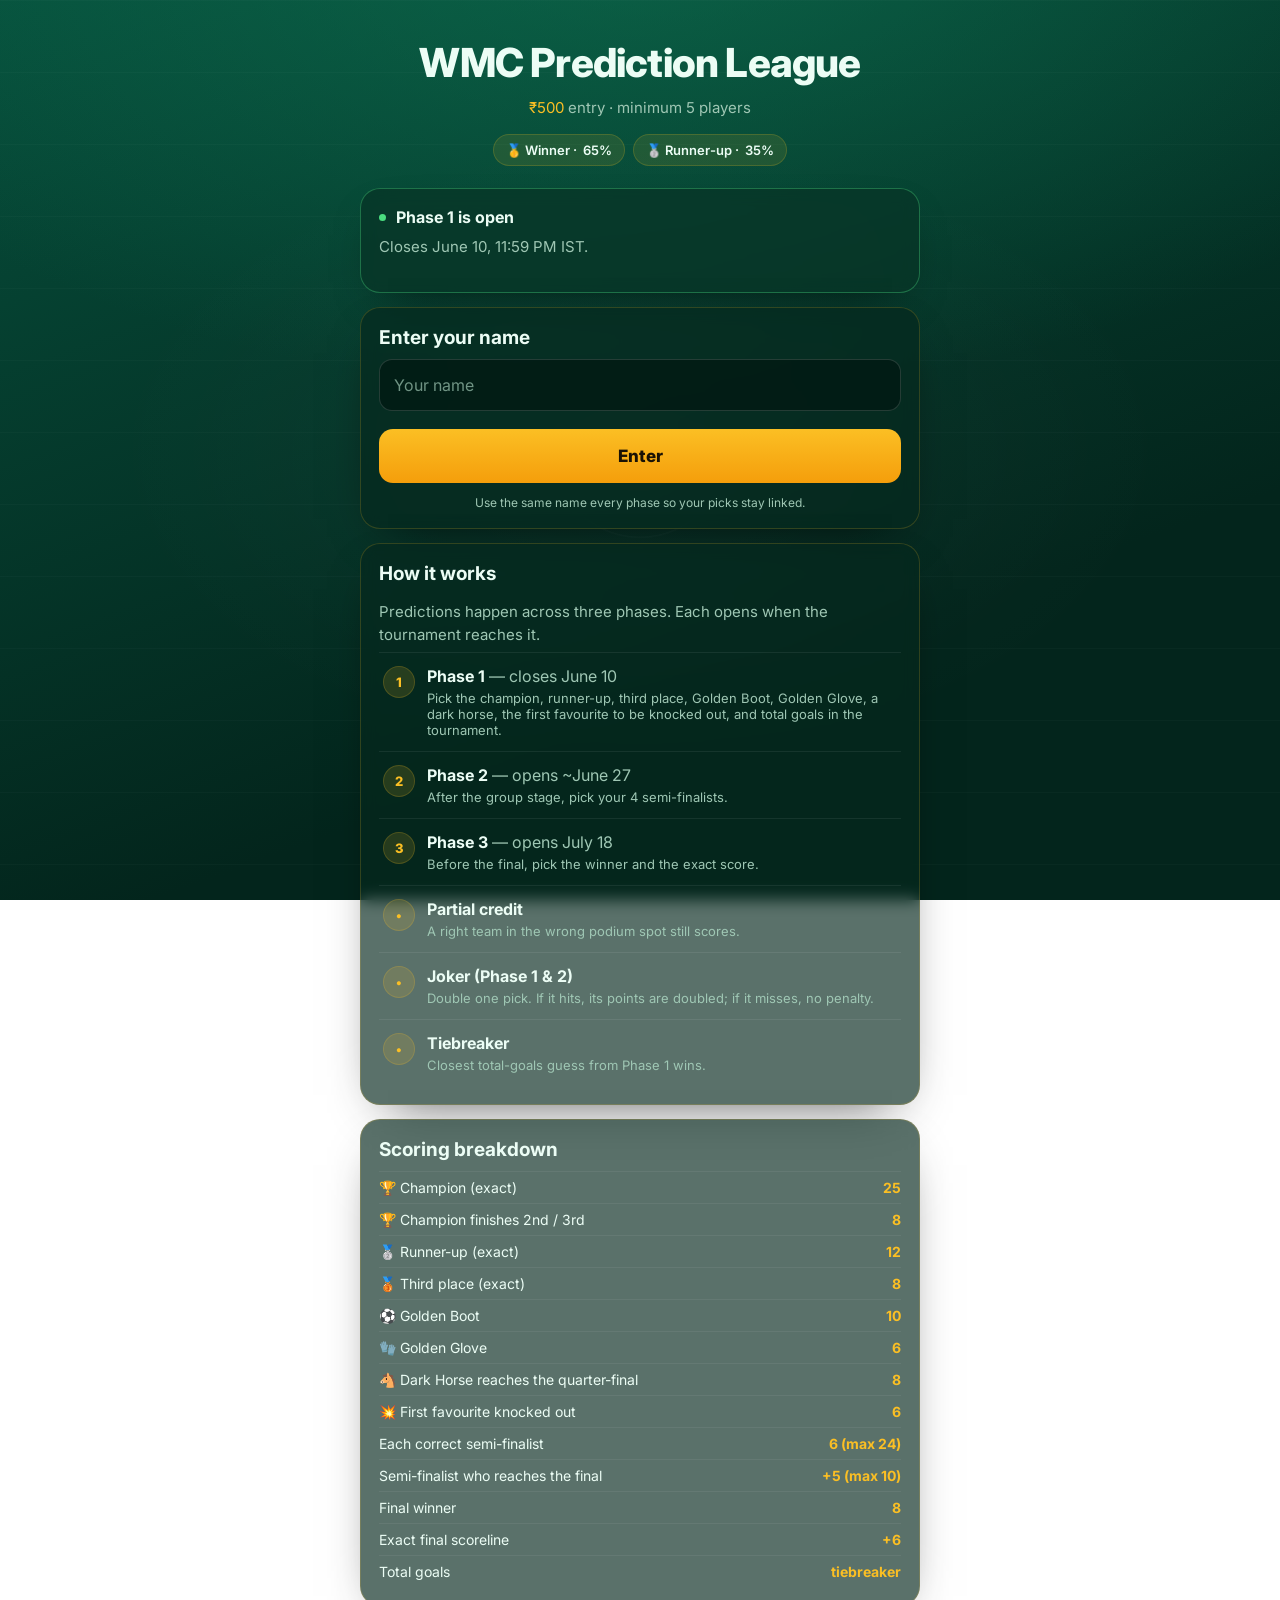
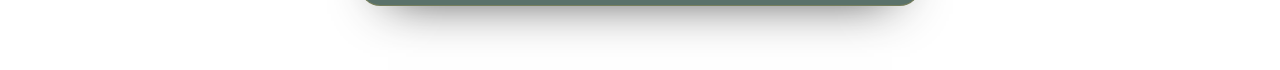
<file: index.html>
<!doctype html>
<html lang="en">
<head>
  <meta charset="utf-8" />
  <meta name="viewport" content="width=device-width, initial-scale=1, viewport-fit=cover" />
  <title>WMC Prediction League</title>
  <meta name="theme-color" content="#03251c" />
  <meta name="description" content="WMC Prediction League — ₹500 entry, winner 65% of the pot, runner-up 35%, minimum 5 players." />
  <link rel="icon" href='data:image/svg+xml,<svg xmlns="http://www.w3.org/2000/svg" viewBox="0 0 100 100"><text y=".9em" font-size="90">🏆</text></svg>' />
  <link rel="preconnect" href="https://fonts.googleapis.com" />
  <link rel="preconnect" href="https://fonts.gstatic.com" crossorigin />
  <link href="https://fonts.googleapis.com/css2?family=Inter:wght@400;600;700;800&display=swap" rel="stylesheet" />
  <link rel="stylesheet" href="shared/styles.css" />
</head>
<body>
  <div class="wrap">

    <!-- Header -->
    <header style="text-align:center;padding-top:12px">
      <h1 class="h1">WMC Prediction League</h1>
      <p class="lede" style="margin-top:12px">
        <span class="gold" id="t-fee">₹500</span> entry · minimum <span id="t-min">5</span> players
      </p>
      <div class="chips" style="justify-content:center;margin-top:14px">
        <span class="chip">🥇 Winner · <span id="c-winner">65%</span></span>
        <span class="chip">🥈 Runner-up · <span id="c-runner">35%</span></span>
      </div>
    </header>

    <!-- Open now -->
    <div class="card" style="margin-top:22px;border-color:rgba(74,222,128,0.35);background:rgba(8,52,38,0.72)">
      <div style="display:flex;align-items:center;gap:10px">
        <span class="dot"></span>
        <strong>Phase 1 is open</strong>
      </div>
      <p class="lede" style="margin-top:8px">Closes June 10, 11:59 PM IST.</p>
    </div>

    <!-- Name entry -->
    <div class="card" style="margin-top:14px">
      <h2 class="h2">Enter your name</h2>
      <div id="name-field" style="margin-top:10px">
        <input id="name" class="input" type="text" inputmode="text" autocomplete="name"
               placeholder="Your name" aria-label="Your name" />
      </div>
      <div class="err" id="name-err"></div>
      <button class="btn btn-gold" id="enter" style="margin-top:12px">Enter</button>
      <p class="muted" style="font-size:12px;text-align:center;margin:12px 0 0">Use the same name every phase so your picks stay linked.</p>
    </div>

    <!-- How it works (phases + rules) -->
    <div class="card" style="margin-top:14px">
      <h2 class="h2" style="margin-bottom:6px">How it works</h2>
      <p class="lede" style="margin-bottom:6px">Predictions happen across three phases. Each opens when the tournament reaches it.</p>

      <div class="round">
        <div class="no">1</div>
        <div>
          <strong>Phase 1</strong> <span class="muted">— closes June 10</span>
          <p class="qhint" style="margin:4px 0 0">Pick the champion, runner-up, third place, Golden Boot, Golden Glove, a dark horse, the first favourite to be knocked out, and total goals in the tournament.</p>
        </div>
      </div>
      <div class="round">
        <div class="no">2</div>
        <div>
          <strong>Phase 2</strong> <span class="muted">— opens ~June 27</span>
          <p class="qhint" style="margin:4px 0 0">After the group stage, pick your 4 semi-finalists.</p>
        </div>
      </div>
      <div class="round">
        <div class="no">3</div>
        <div>
          <strong>Phase 3</strong> <span class="muted">— opens July 18</span>
          <p class="qhint" style="margin:4px 0 0">Before the final, pick the winner and the exact score.</p>
        </div>
      </div>

      <div class="round">
        <div class="no">•</div>
        <div>
          <strong>Partial credit</strong>
          <p class="qhint" style="margin:4px 0 0">A right team in the wrong podium spot still scores.</p>
        </div>
      </div>
      <div class="round">
        <div class="no">•</div>
        <div>
          <strong>Joker (Phase 1 &amp; 2)</strong>
          <p class="qhint" style="margin:4px 0 0">Double one pick. If it hits, its points are doubled; if it misses, no penalty.</p>
        </div>
      </div>
      <div class="round">
        <div class="no">•</div>
        <div>
          <strong>Tiebreaker</strong>
          <p class="qhint" style="margin:4px 0 0">Closest total-goals guess from Phase 1 wins.</p>
        </div>
      </div>
    </div>

    <!-- Scoring breakdown (always open) -->
    <div class="card" style="margin-top:14px">
      <h2 class="h2" style="margin-bottom:8px">Scoring breakdown</h2>
      <table class="scoretable">
        <tr><td>🏆 Champion (exact)</td><td>25</td></tr>
        <tr><td>🏆 Champion finishes 2nd / 3rd</td><td>8</td></tr>
        <tr><td>🥈 Runner-up (exact)</td><td>12</td></tr>
        <tr><td>🥉 Third place (exact)</td><td>8</td></tr>
        <tr><td>⚽ Golden Boot</td><td>10</td></tr>
        <tr><td>🧤 Golden Glove</td><td>6</td></tr>
        <tr><td>🐴 Dark Horse reaches the quarter-final</td><td>8</td></tr>
        <tr><td>💥 First favourite knocked out</td><td>6</td></tr>
        <tr><td>Each correct semi-finalist</td><td>6 (max 24)</td></tr>
        <tr><td>Semi-finalist who reaches the final</td><td>+5 (max 10)</td></tr>
        <tr><td>Final winner</td><td>8</td></tr>
        <tr><td>Exact final scoreline</td><td>+6</td></tr>
        <tr><td>Total goals</td><td>tiebreaker</td></tr>
      </table>
    </div>

  </div>

  <script src="config/forms.js"></script>
  <script src="config/players.js"></script>
  <script src="config/league.js"></script>
  <script src="shared/form-helpers.js"></script>
  <script>
    (function () {
      // Entry fee, split %, and min players come from config/league.js.
      const T = WC.leagueInfo();
      const set = (id, val) => { const el = document.getElementById(id); if (el) el.textContent = val; };
      set("t-fee", T.feeLabel);
      set("t-min", T.minPlayers);
      set("c-winner", T.winnerPct);
      set("c-runner", T.runnerPct);

      const nameInput = document.getElementById("name");
      const nameField = document.getElementById("name-field");
      const errEl = document.getElementById("name-err");
      const btn = document.getElementById("enter");

      // Prefill from a previous phase on this device.
      const remembered = (localStorage.getItem("wc2026_player") || "").trim();

      // Optional: if a fixed roster is configured in players.js, use a dropdown.
      const roster = (window.PLAYERS || []).filter(Boolean);
      let getValue = () => nameInput.value.trim();
      if (roster.length) {
        const sel = document.createElement("select");
        sel.className = "input";
        sel.id = "name";
        WC.fillSelect(sel, roster, "Pick your name…");
        nameField.innerHTML = "";
        nameField.appendChild(sel);
        if (remembered && roster.includes(remembered)) sel.value = remembered;
        getValue = () => sel.value.trim();
        sel.addEventListener("change", () => WC.setError(errEl, ""));
      } else if (remembered) {
        nameInput.value = remembered;
      }

      // Which form is open right now?
      const open = Object.values(window.FORM_STATE).find((f) => f.open) || window.FORM_STATE.blind_bet;

      function go() {
        const name = getValue();
        if (!name) {
          WC.setError(errEl, "Enter your name first.");
          const ctrl = document.getElementById("name");
          ctrl && ctrl.classList.add("bad");
          return;
        }
        WC.setError(errEl, "");
        localStorage.setItem("wc2026_player", name);
        location.href = open.page + "?name=" + encodeURIComponent(name);
      }

      btn.addEventListener("click", go);
      document.addEventListener("keydown", (e) => {
        if (e.key === "Enter" && document.activeElement && document.activeElement.id === "name") go();
      });
      const ctrl = document.getElementById("name");
      ctrl && ctrl.addEventListener("input", () => { WC.setError(errEl, ""); ctrl.classList.remove("bad"); });
    })();
  </script>
</body>
</html>
</file>
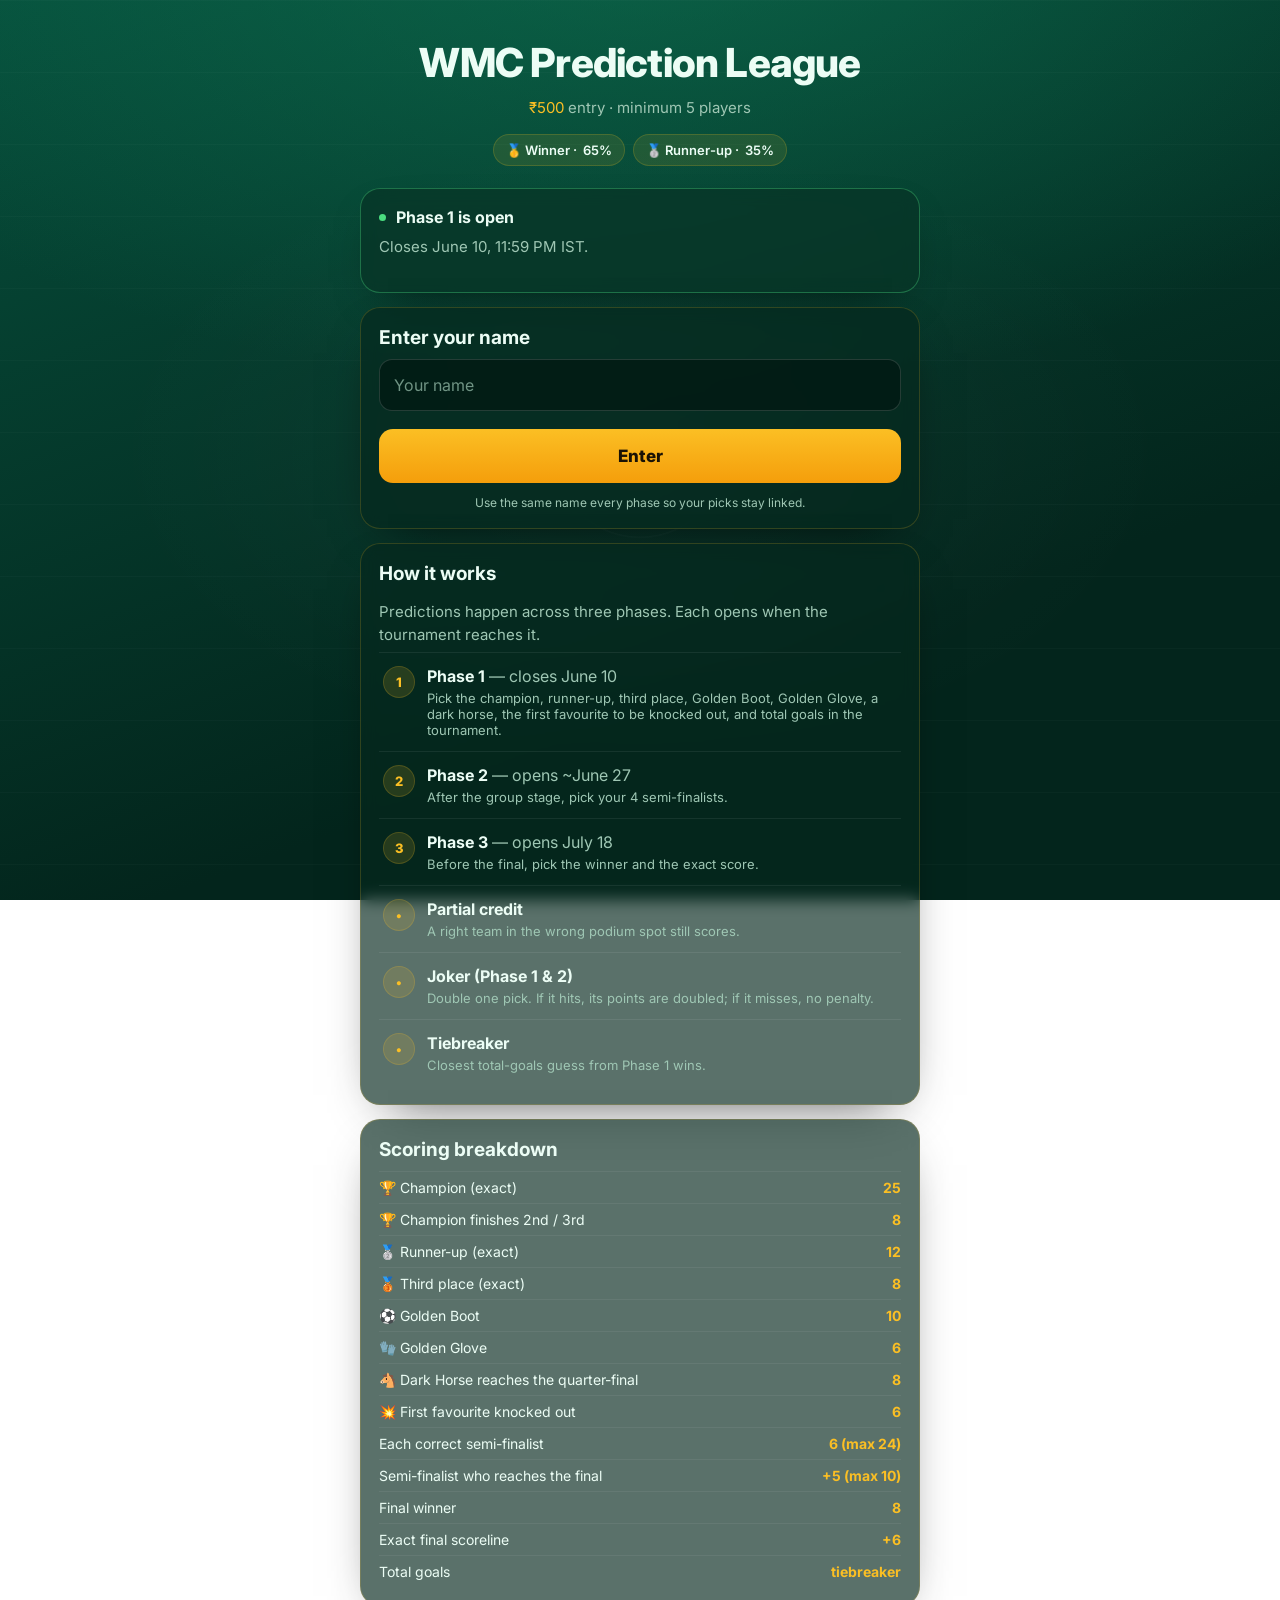
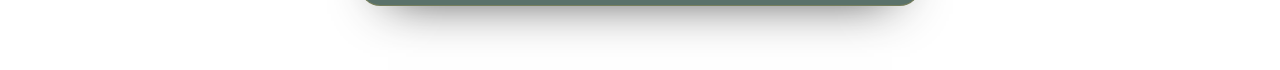
<file: blind-bet.html>
<!doctype html>
<html lang="en">
<head>
  <meta charset="utf-8" />
  <meta name="viewport" content="width=device-width, initial-scale=1, viewport-fit=cover" />
  <title>Phase 1 — WMC Prediction League</title>
  <meta name="theme-color" content="#03251c" />
  <link rel="icon" href='data:image/svg+xml,<svg xmlns="http://www.w3.org/2000/svg" viewBox="0 0 100 100"><text y=".9em" font-size="90">🔵</text></svg>' />
  <link rel="preconnect" href="https://fonts.googleapis.com" />
  <link rel="preconnect" href="https://fonts.gstatic.com" crossorigin />
  <link href="https://fonts.googleapis.com/css2?family=Inter:wght@400;600;700;800&display=swap" rel="stylesheet" />
  <link rel="stylesheet" href="shared/styles.css" />
</head>
<body>
  <div class="wrap">
    <header style="margin-bottom:6px">
      <a class="link" href="index.html" style="font-size:14px">← Back</a>
      <p class="eyebrow" style="margin-top:14px">WMC Prediction League · Closes June 10</p>
      <h1 class="h1" style="font-size:30px">Phase 1</h1>
      <p class="lede" id="greeting" style="margin-top:8px"></p>
    </header>

    <form id="form" class="card" novalidate>

      <div class="field">
        <label for="champion">🏆 Champion</label>
        <select id="champion" class="input" data-q></select>
        <div class="err" data-err-for="champion"></div>
      </div>

      <div class="field">
        <label for="runnerup">🥈 Runner-up</label>
        <select id="runnerup" class="input" data-q></select>
        <div class="err" data-err-for="runnerup"></div>
      </div>

      <div class="field">
        <label for="third">🥉 Third place</label>
        <select id="third" class="input" data-q></select>
        <div class="err" data-err-for="third"></div>
      </div>

      <div class="field">
        <label for="boot">⚽ Golden Boot <span class="qhint">(top scorer)</span></label>
        <select id="boot" class="input" data-q></select>
        <div id="boot-other-wrap" style="margin-top:8px;display:none">
          <input id="boot_other" class="input" type="text" placeholder="Type the player's name" />
        </div>
        <div class="err" data-err-for="boot"></div>
      </div>

      <div class="field">
        <label for="glove">🧤 Golden Glove <span class="qhint">(best keeper)</span></label>
        <select id="glove" class="input" data-q></select>
        <div id="glove-other-wrap" style="margin-top:8px;display:none">
          <input id="glove_other" class="input" type="text" placeholder="Type the keeper's name" />
        </div>
        <div class="err" data-err-for="glove"></div>
      </div>

      <div class="field">
        <label for="darkhorse">🐴 Dark Horse <span class="qhint">(an outsider — outside the top 16 — who reaches the QF)</span></label>
        <select id="darkhorse" class="input" data-q></select>
        <div class="err" data-err-for="darkhorse"></div>
      </div>

      <div class="field">
        <label for="firstout">💥 First favourite to crash out <span class="qhint">(from the Favourites-8)</span></label>
        <select id="firstout" class="input" data-q></select>
        <div class="err" data-err-for="firstout"></div>
      </div>

      <div class="field">
        <label for="totalgoals">🔢 Total goals in the tournament <span class="qhint">(tiebreaker)</span></label>
        <input id="totalgoals" class="input" type="number" inputmode="numeric" min="0" max="400" step="1" placeholder="e.g. 170" />
        <div class="err" data-err-for="totalgoals"></div>
      </div>

      <div class="field">
        <label>🃏 Joker — double down on one pick <span class="qhint">(hits = doubled, misses = no penalty)</span></label>
        <div class="jokerwrap" id="joker"></div>
        <div class="err" data-err-for="joker"></div>
      </div>

      <button class="btn btn-gold" type="submit" id="submit" style="margin-top:24px">Submit</button>
      <div class="err" id="form-err" style="text-align:center;margin-top:10px"></div>
      <p class="muted" style="font-size:12px;text-align:center;margin-top:10px">You can re-submit before June 10 — the latest entry counts.</p>
    </form>

    <p class="foot">Phase 1 of 3</p>
  </div>

  <script src="config/teams.js"></script>
  <script src="config/candidates.js"></script>
  <script src="config/forms.js"></script>
  <script src="config/endpoint.js"></script>
  <script src="shared/submit.js"></script>
  <script src="shared/form-helpers.js"></script>
  <script>
    (function () {
      const player = WC.requirePlayer();
      if (!player) return;
      document.getElementById("greeting").innerHTML =
        `<strong>${WC.escapeHtml(player)}</strong> — make your picks below.`;

      const TEAMS = window.TEAMS, FAVS = window.FAVOURITES8, DARKPOOL = window.DARK_HORSE_POOL;

      // Podium dropdowns
      WC.fillSelect(document.getElementById("champion"), TEAMS, "Pick the winner…");
      WC.fillSelect(document.getElementById("runnerup"), TEAMS, "Pick the runner-up…");
      WC.fillSelect(document.getElementById("third"), TEAMS, "Pick third place…");

      // Boot / Glove with "Other"
      WC.fillSelect(document.getElementById("boot"), [...window.STRIKERS, "Other (type a name)"], "Pick the top scorer…");
      WC.fillSelect(document.getElementById("glove"), [...window.KEEPERS, "Other (type a name)"], "Pick the best keeper…");

      // Dark Horse = the 32 teams outside the top 16; First Out = the 8 favourites
      WC.fillSelect(document.getElementById("darkhorse"), DARKPOOL, "Pick an outsider…");
      WC.fillSelect(document.getElementById("firstout"), FAVS, "Pick a favourite…");

      // Joker pills
      const JOKER_OPTS = ["Champion", "Runner-up", "Third", "Golden Boot", "Golden Glove", "Dark Horse", "First Out"];
      const jokerWrap = document.getElementById("joker");
      JOKER_OPTS.forEach((label, i) => {
        const id = "joker_" + i;
        const lab = document.createElement("label");
        lab.className = "joker";
        lab.innerHTML = `<input type="radio" name="joker" value="${WC.escapeHtml(label)}" id="${id}">${WC.escapeHtml(label)}`;
        jokerWrap.appendChild(lab);
      });
      jokerWrap.addEventListener("change", () => {
        jokerWrap.querySelectorAll(".joker").forEach((l) => l.classList.toggle("on", l.querySelector("input").checked));
        WC.setError(document.querySelector('[data-err-for="joker"]'), "");
      });

      // Reveal "Other" text fields
      function wireOther(selectId, wrapId) {
        const sel = document.getElementById(selectId);
        const wrap = document.getElementById(wrapId);
        sel.addEventListener("change", () => {
          wrap.style.display = sel.value === "Other (type a name)" ? "block" : "none";
        });
      }
      wireOther("boot", "boot-other-wrap");
      wireOther("glove", "glove-other-wrap");

      // Clear field error on change
      document.querySelectorAll("[data-q], #totalgoals, #boot_other, #glove_other").forEach((el) => {
        el.addEventListener("input", () => { el.classList.remove("bad"); });
        el.addEventListener("change", () => { el.classList.remove("bad"); });
      });

      // --- Submit / validate -------------------------------------------------
      const form = document.getElementById("form");
      const submitBtn = document.getElementById("submit");
      const formErr = document.getElementById("form-err");

      form.addEventListener("submit", async (e) => {
        e.preventDefault();
        WC.clearBad(form);
        WC.setError(formErr, "");
        document.querySelectorAll(".err[data-err-for]").forEach((n) => (n.textContent = ""));

        const v = (id) => document.getElementById(id).value;
        const champion = v("champion"), runnerup = v("runnerup"), third = v("third");
        const boot = v("boot"), glove = v("glove");
        const bootOther = v("boot_other").trim(), gloveOther = v("glove_other").trim();
        const darkhorse = v("darkhorse"), firstout = v("firstout");
        const totalRaw = v("totalgoals").trim();
        const jokerEl = form.querySelector('input[name="joker"]:checked');
        const joker = jokerEl ? jokerEl.value : "";

        const problems = [];
        const need = (id, val, msg) => { if (!val) problems.push([id, msg]); };

        need("champion", champion, "Pick a champion.");
        need("runnerup", runnerup, "Pick a runner-up.");
        need("third", third, "Pick a third place.");

        // Distinct podium
        const podium = [champion, runnerup, third].filter(Boolean);
        if (podium.length === 3 && new Set(podium).size !== 3) {
          ["champion", "runnerup", "third"].forEach((id) => problems.push([id, "Champion, runner-up and third must be three different teams."]));
        }

        need("boot", boot, "Pick a Golden Boot.");
        if (boot === "Other (type a name)" && !bootOther) problems.push(["boot_other", "Type the player's name."]);
        need("glove", glove, "Pick a Golden Glove.");
        if (glove === "Other (type a name)" && !gloveOther) problems.push(["glove_other", "Type the keeper's name."]);

        need("darkhorse", darkhorse, "Pick a dark horse.");
        need("firstout", firstout, "Pick a favourite to crash out.");

        if (totalRaw === "") {
          problems.push(["totalgoals", "Enter a total-goals guess."]);
        } else {
          const n = Number(totalRaw);
          if (!Number.isInteger(n) || n < 0 || n > 400) problems.push(["totalgoals", "Whole number between 0 and 400."]);
        }

        if (!joker) problems.push(["joker", "Tick one pick as your Joker."]);

        if (problems.length) {
          problems.forEach(([id, msg]) => {
            const err = document.querySelector(`[data-err-for="${id}"]`);
            if (err && !err.textContent) WC.setError(err, msg);
          });
          const firstId = problems[0][0];
          WC.focusInvalid(document.getElementById(firstId) || form.querySelector(`[data-err-for="${firstId}"]`));
          WC.setError(formErr, "A few picks need a look 👆");
          return;
        }

        // Build payload (column names = the spec's contract).
        const payload = {
          form: "blind_bet",
          player,
          f1_champion: champion,
          f1_runnerup: runnerup,
          f1_third: third,
          f1_boot: boot === "Other (type a name)" ? "Other" : boot,
          f1_boot_other: boot === "Other (type a name)" ? bootOther : "",
          f1_glove: glove === "Other (type a name)" ? "Other" : glove,
          f1_glove_other: glove === "Other (type a name)" ? gloveOther : "",
          f1_darkhorse: darkhorse,
          f1_firstout: firstout,
          f1_totalgoals: Number(totalRaw),
          f1_joker: joker,
        };

        submitBtn.disabled = true;
        submitBtn.textContent = "Locking in…";
        const res = await window.submitPicks(payload);

        if (!res.ok) {
          submitBtn.disabled = false;
          submitBtn.textContent = "Submit";
          WC.setError(formErr, "Couldn't reach the server — your picks are saved on this device. Try again on a better connection.");
          return;
        }

        WC.showSuccess({
          player,
          round: "Phase 1",
          mode: res.mode,
          summaryHtml: WC.summaryTable([
            ["🏆 Champion", payload.f1_champion],
            ["🥈 Runner-up", payload.f1_runnerup],
            ["🥉 Third", payload.f1_third],
            ["⚽ Golden Boot", payload.f1_boot === "Other" ? payload.f1_boot_other : payload.f1_boot],
            ["🧤 Golden Glove", payload.f1_glove === "Other" ? payload.f1_glove_other : payload.f1_glove],
            ["🐴 Dark Horse", payload.f1_darkhorse],
            ["💥 First out", payload.f1_firstout],
            ["🔢 Total goals", payload.f1_totalgoals],
            ["🃏 Joker", payload.f1_joker],
          ]),
        });
      });
    })();
  </script>
</body>
</html>
</file>
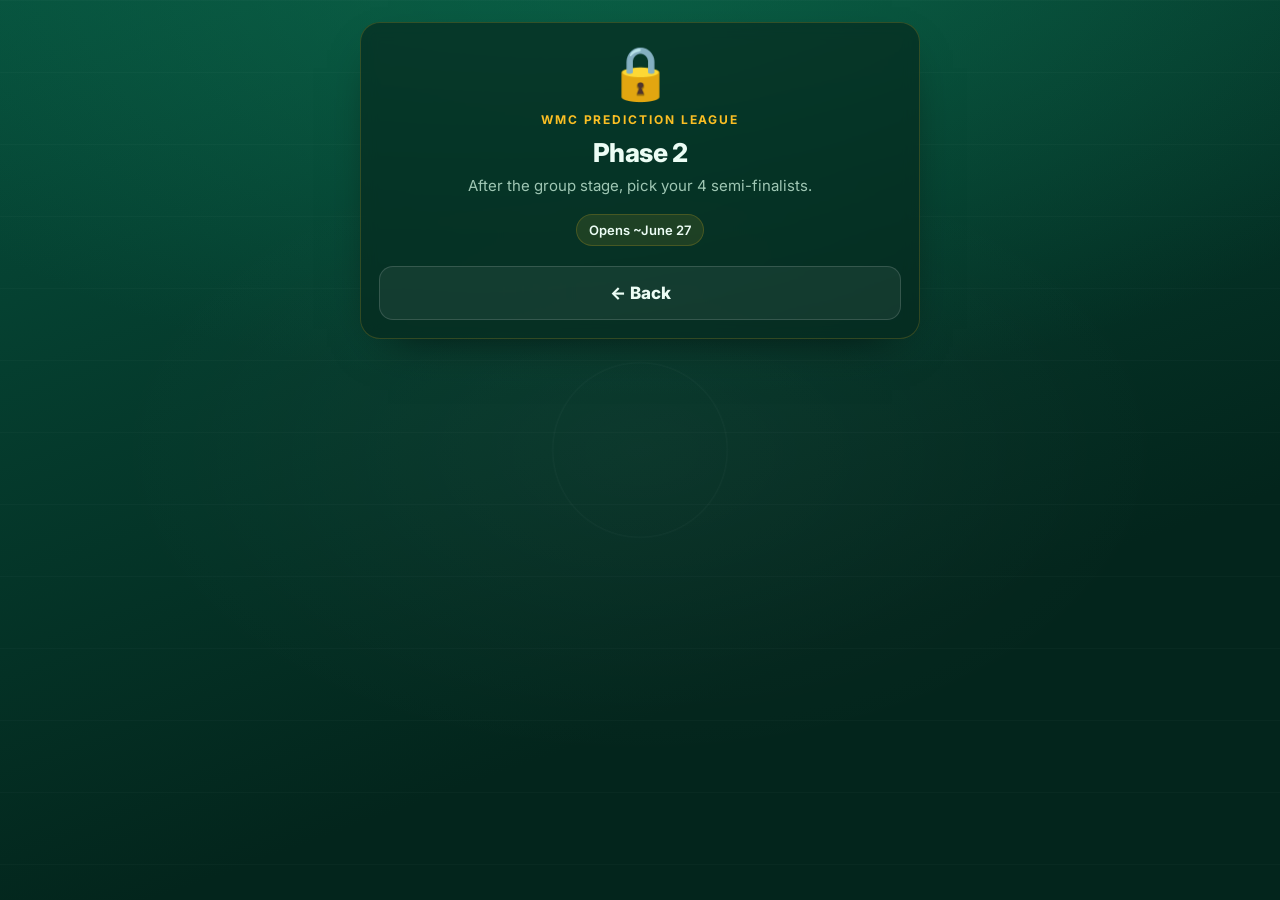
<file: comeback.html>
<!doctype html>
<html lang="en">
<head>
  <meta charset="utf-8" />
  <meta name="viewport" content="width=device-width, initial-scale=1, viewport-fit=cover" />
  <title>Phase 2 — WMC Prediction League</title>
  <meta name="theme-color" content="#03251c" />
  <link rel="icon" href='data:image/svg+xml,<svg xmlns="http://www.w3.org/2000/svg" viewBox="0 0 100 100"><text y=".9em" font-size="90">🟢</text></svg>' />
  <link rel="preconnect" href="https://fonts.googleapis.com" />
  <link rel="preconnect" href="https://fonts.gstatic.com" crossorigin />
  <link href="https://fonts.googleapis.com/css2?family=Inter:wght@400;600;700;800&display=swap" rel="stylesheet" />
  <link rel="stylesheet" href="shared/styles.css" />
</head>
<body>
  <div class="wrap">
    <header style="margin-bottom:6px">
      <a class="link" href="index.html" style="font-size:14px">← Back</a>
      <p class="eyebrow" style="margin-top:14px">WMC Prediction League · Phase 2</p>
      <h1 class="h1" style="font-size:30px">Phase 2</h1>
      <p class="lede" id="greeting" style="margin-top:8px"></p>
    </header>

    <form id="form" class="card" novalidate>
      <div class="field">
        <label>Pick your <span class="gold">4 semi-finalists</span>
          <span class="qhint">— <span id="count" class="counter">0</span>/4 chosen · 6 pts each, +5 if they reach the final</span>
        </label>
        <div class="checkgrid" id="semis"></div>
        <div class="err" data-err-for="semis"></div>
      </div>

      <div class="field">
        <label for="boot_swap">⚽ Swap your Golden Boot pick? <span class="qhint">(optional)</span></label>
        <select id="boot_swap" class="input"></select>
        <div id="boot-other-wrap" style="margin-top:8px;display:none">
          <input id="boot_swap_other" class="input" type="text" placeholder="Type the player's name" />
        </div>
        <div class="err" data-err-for="boot_swap"></div>
      </div>

      <div class="field">
        <label>🃏 Joker — double one semi-finalist pick <span class="qhint">(hits = doubled, misses = no penalty)</span></label>
        <div class="jokerwrap" id="joker"></div>
        <div class="err" data-err-for="joker"></div>
      </div>

      <button class="btn btn-gold" type="submit" id="submit" style="margin-top:24px">Submit</button>
      <div class="err" id="form-err" style="text-align:center;margin-top:10px"></div>
      <p class="muted" style="font-size:12px;text-align:center;margin-top:10px">Your Phase 1 champion stays locked — these are fresh knockout points.</p>
    </form>

    <p class="foot">Phase 2 of 3</p>
  </div>

  <script src="config/teams.js"></script>
  <script src="config/candidates.js"></script>
  <script src="config/survivors.js"></script>
  <script src="config/forms.js"></script>
  <script src="config/endpoint.js"></script>
  <script src="shared/submit.js"></script>
  <script src="shared/form-helpers.js"></script>
  <script>
    (function () {
      const meta = window.FORM_STATE.comeback;
      const survivors = (window.SURVIVORS || []).filter(Boolean);

      // Gate: closed until the admin fills the 32 surviving teams.
      if (!meta.open || survivors.length === 0) {
        WC.showClosed({ round: meta.round, name: meta.name, status: meta.status, blurb: meta.blurb });
        return;
      }

      const player = WC.requirePlayer();
      if (!player) return;
      document.getElementById("greeting").innerHTML =
        `<strong>${WC.escapeHtml(player)}</strong> — pick your 4 semi-finalists below.`;

      // Semi-finalist checkboxes (exactly 4)
      const semisWrap = document.getElementById("semis");
      const countEl = document.getElementById("count");
      const MAX = 4;
      survivors.forEach((team, i) => {
        const lab = document.createElement("label");
        lab.className = "checkitem";
        lab.innerHTML = `<input type="checkbox" value="${WC.escapeHtml(team)}" data-semi> <span>${WC.escapeHtml(team)}</span>`;
        semisWrap.appendChild(lab);
      });

      const checks = () => Array.from(semisWrap.querySelectorAll("input[data-semi]"));
      const chosen = () => checks().filter((c) => c.checked).map((c) => c.value);

      function refresh() {
        const n = chosen().length;
        countEl.textContent = n;
        checks().forEach((c) => {
          c.parentElement.classList.toggle("on", c.checked);
          // Lock unchecked boxes once 4 are picked.
          const lock = !c.checked && n >= MAX;
          c.disabled = lock;
          c.parentElement.classList.toggle("locked", lock);
        });
        rebuildJoker();
        WC.setError(document.querySelector('[data-err-for="semis"]'), "");
      }
      semisWrap.addEventListener("change", refresh);

      // Boot swap
      const swap = document.getElementById("boot_swap");
      WC.fillSelect(swap, ["Keep my Phase 1 pick", ...window.STRIKERS, "Other (type a name)"], "Keep my Phase 1 pick");
      swap.value = "Keep my Phase 1 pick";
      const swapWrap = document.getElementById("boot-other-wrap");
      swap.addEventListener("change", () => {
        swapWrap.style.display = swap.value === "Other (type a name)" ? "block" : "none";
      });

      // Joker rebuilds from the 4 chosen teams (plus "None")
      const jokerWrap = document.getElementById("joker");
      function rebuildJoker() {
        const picks = chosen();
        const prev = (jokerWrap.querySelector('input[name="joker"]:checked') || {}).value;
        jokerWrap.innerHTML = "";
        const opts = [...picks, "None"];
        opts.forEach((label, i) => {
          const lab = document.createElement("label");
          lab.className = "joker";
          const checked = label === prev ? "checked" : "";
          lab.innerHTML = `<input type="radio" name="joker" value="${WC.escapeHtml(label)}" ${checked}>${WC.escapeHtml(label)}`;
          if (checked) lab.classList.add("on");
          jokerWrap.appendChild(lab);
        });
      }
      jokerWrap.addEventListener("change", () => {
        jokerWrap.querySelectorAll(".joker").forEach((l) => l.classList.toggle("on", l.querySelector("input").checked));
        WC.setError(document.querySelector('[data-err-for="joker"]'), "");
      });
      rebuildJoker();

      // --- Submit ----------------------------------------------------------
      const form = document.getElementById("form");
      const submitBtn = document.getElementById("submit");
      const formErr = document.getElementById("form-err");

      form.addEventListener("submit", async (e) => {
        e.preventDefault();
        WC.clearBad(form);
        WC.setError(formErr, "");
        document.querySelectorAll(".err[data-err-for]").forEach((n) => (n.textContent = ""));

        const semis = chosen();
        const swapVal = swap.value;
        const swapOther = document.getElementById("boot_swap_other").value.trim();
        const jokerEl = form.querySelector('input[name="joker"]:checked');
        const joker = jokerEl ? jokerEl.value : "";

        const problems = [];
        if (semis.length !== 4) problems.push(["semis", `Pick exactly 4 semi-finalists (you have ${semis.length}).`]);
        if (swapVal === "Other (type a name)" && !swapOther) problems.push(["boot_swap", "Type the player's name."]);
        if (!joker) problems.push(["joker", "Pick a Joker team, or choose None."]);

        if (problems.length) {
          problems.forEach(([id, msg]) => WC.setError(document.querySelector(`[data-err-for="${id}"]`), msg));
          WC.setError(formErr, "A few picks need a look 👆");
          const firstEl = document.querySelector(`[data-err-for="${problems[0][0]}"]`);
          firstEl && firstEl.scrollIntoView({ behavior: "smooth", block: "center" });
          return;
        }

        const payload = {
          form: "comeback",
          player,
          f2_semis: semis.join(", "),
          f2_boot_swap: swapVal === "Other (type a name)" ? "Other" : swapVal,
          f2_boot_swap_other: swapVal === "Other (type a name)" ? swapOther : "",
          f2_joker: joker,
        };

        submitBtn.disabled = true;
        submitBtn.textContent = "Locking in…";
        const res = await window.submitPicks(payload);
        if (!res.ok) {
          submitBtn.disabled = false;
          submitBtn.textContent = "Submit";
          WC.setError(formErr, "Couldn't reach the server — your picks are saved on this device. Try again on a better connection.");
          return;
        }

        WC.showSuccess({
          player,
          round: "Phase 2",
          mode: res.mode,
          summaryHtml: WC.summaryTable([
            ["Semi-finalists", semis.join(", ")],
            ["Golden Boot", swapVal === "Keep my Phase 1 pick" ? "Kept Phase 1 pick" : (swapVal === "Other (type a name)" ? swapOther : swapVal)],
            ["🃏 Joker", joker],
          ]),
        });
      });

      refresh();
    })();
  </script>
</body>
</html>
</file>
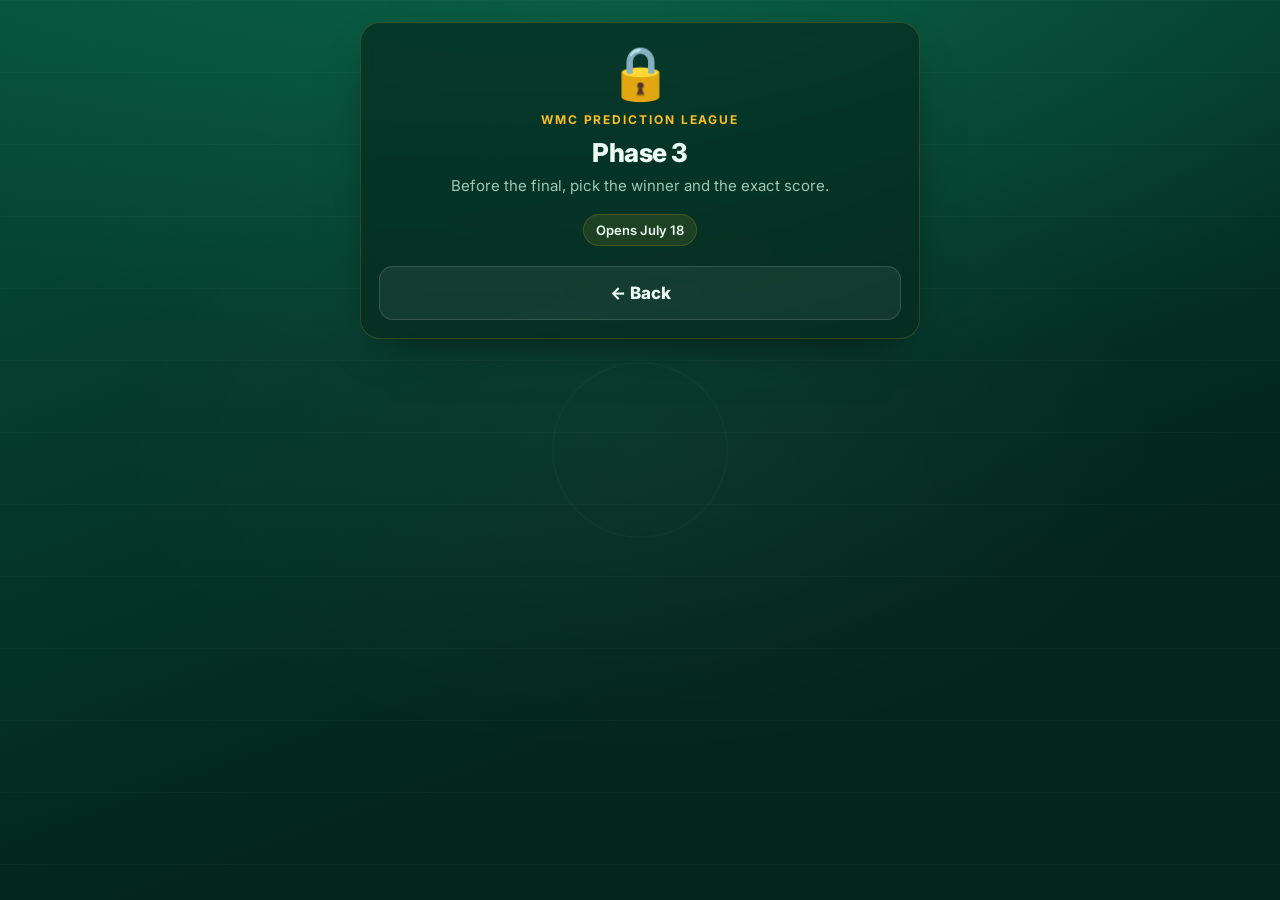
<file: final-whistle.html>
<!doctype html>
<html lang="en">
<head>
  <meta charset="utf-8" />
  <meta name="viewport" content="width=device-width, initial-scale=1, viewport-fit=cover" />
  <title>Phase 3 — WMC Prediction League</title>
  <meta name="theme-color" content="#03251c" />
  <link rel="icon" href='data:image/svg+xml,<svg xmlns="http://www.w3.org/2000/svg" viewBox="0 0 100 100"><text y=".9em" font-size="90">🟣</text></svg>' />
  <link rel="preconnect" href="https://fonts.googleapis.com" />
  <link rel="preconnect" href="https://fonts.gstatic.com" crossorigin />
  <link href="https://fonts.googleapis.com/css2?family=Inter:wght@400;600;700;800&display=swap" rel="stylesheet" />
  <link rel="stylesheet" href="shared/styles.css" />
</head>
<body>
  <div class="wrap">
    <header style="margin-bottom:6px">
      <a class="link" href="index.html" style="font-size:14px">← Back</a>
      <p class="eyebrow" style="margin-top:14px">WMC Prediction League · Phase 3</p>
      <h1 class="h1" style="font-size:30px">Phase 3</h1>
      <p class="lede" id="greeting" style="margin-top:8px"></p>
    </header>

    <form id="form" class="card" novalidate>
      <div class="field">
        <label for="winner">🏆 Winner of the final <span class="qhint">(8 pts)</span></label>
        <select id="winner" class="input"></select>
        <div class="err" data-err-for="winner"></div>
      </div>

      <div class="field">
        <label>🔢 Exact final scoreline <span class="qhint">(+6 pts if spot on)</span></label>
        <div style="display:flex;gap:10px;align-items:center;margin-top:4px">
          <div style="flex:1">
            <div class="qhint" id="label_a" style="margin-bottom:6px"></div>
            <input id="score_a" class="input" type="number" inputmode="numeric" min="0" max="15" step="1" placeholder="0" style="text-align:center" />
          </div>
          <div style="font-weight:800;color:var(--gold);padding-top:22px">–</div>
          <div style="flex:1">
            <div class="qhint" id="label_b" style="margin-bottom:6px"></div>
            <input id="score_b" class="input" type="number" inputmode="numeric" min="0" max="15" step="1" placeholder="0" style="text-align:center" />
          </div>
        </div>
        <div class="err" data-err-for="score"></div>
      </div>

      <button class="btn btn-gold" type="submit" id="submit" style="margin-top:24px">Submit</button>
      <div class="err" id="form-err" style="text-align:center;margin-top:10px"></div>
    </form>

    <p class="foot">Phase 3 of 3</p>
  </div>

  <script src="config/finalists.js"></script>
  <script src="config/forms.js"></script>
  <script src="config/endpoint.js"></script>
  <script src="shared/submit.js"></script>
  <script src="shared/form-helpers.js"></script>
  <script>
    (function () {
      const meta = window.FORM_STATE.final_whistle;
      const finalists = (window.FINALISTS || []).filter(Boolean);

      // Gate: closed until the admin fills the 2 finalists.
      if (!meta.open || finalists.length < 2) {
        WC.showClosed({ round: meta.round, name: meta.name, status: meta.status, blurb: meta.blurb });
        return;
      }

      const player = WC.requirePlayer();
      if (!player) return;
      const A = finalists[0], B = finalists[1];
      document.getElementById("greeting").innerHTML =
        `<strong>${WC.escapeHtml(player)}</strong> — ${WC.escapeHtml(A)} vs ${WC.escapeHtml(B)}. Pick the winner and the exact score.`;

      WC.fillSelect(document.getElementById("winner"), finalists, "Who lifts the trophy?");
      document.getElementById("label_a").textContent = A;
      document.getElementById("label_b").textContent = B;

      const form = document.getElementById("form");
      const submitBtn = document.getElementById("submit");
      const formErr = document.getElementById("form-err");

      ["winner", "score_a", "score_b"].forEach((id) =>
        document.getElementById(id).addEventListener("input", (e) => e.target.classList.remove("bad"))
      );

      form.addEventListener("submit", async (e) => {
        e.preventDefault();
        WC.clearBad(form);
        WC.setError(formErr, "");
        document.querySelectorAll(".err[data-err-for]").forEach((n) => (n.textContent = ""));

        const winner = document.getElementById("winner").value;
        const aRaw = document.getElementById("score_a").value.trim();
        const bRaw = document.getElementById("score_b").value.trim();

        const problems = [];
        if (!winner) problems.push(["winner", "Pick the winner."]);
        const validScore = (s) => s !== "" && Number.isInteger(Number(s)) && Number(s) >= 0 && Number(s) <= 15;
        if (!validScore(aRaw) || !validScore(bRaw)) problems.push(["score", "Enter both scores as whole numbers, 0–15."]);

        if (problems.length) {
          problems.forEach(([id, msg]) => WC.setError(document.querySelector(`[data-err-for="${id}"]`), msg));
          WC.setError(formErr, "Almost — check the highlighted bits 👆");
          if (!winner) document.getElementById("winner").classList.add("bad");
          if (!validScore(aRaw)) document.getElementById("score_a").classList.add("bad");
          if (!validScore(bRaw)) document.getElementById("score_b").classList.add("bad");
          return;
        }

        const payload = {
          form: "final_whistle",
          player,
          f3_winner: winner,
          f3_score_a: Number(aRaw),
          f3_score_b: Number(bRaw),
        };

        submitBtn.disabled = true;
        submitBtn.textContent = "Locking in…";
        const res = await window.submitPicks(payload);
        if (!res.ok) {
          submitBtn.disabled = false;
          submitBtn.textContent = "Submit";
          WC.setError(formErr, "Couldn't reach the server — your picks are saved on this device. Try again on a better connection.");
          return;
        }

        WC.showSuccess({
          player,
          round: "Phase 3",
          mode: res.mode,
          summaryHtml: WC.summaryTable([
            ["🏆 Winner", winner],
            ["🔢 Score", `${A} ${aRaw} – ${bRaw} ${B}`],
          ]),
        });
      });
    })();
  </script>
</body>
</html>
</file>
<file: shared/styles.css>
/* WC2026 Prediction League — shared theme. Stadium-at-night: deep emerald pitch,
   gold accents, big tap targets. Mobile-first; layout utilities come from Tailwind
   (CDN), this file holds the look + the chunky form controls. */

:root {
  --pitch-0: #03251c;
  --pitch-1: #064e3b;
  --gold: #fbbf24;
  --gold-deep: #f59e0b;
  --ink: #ecfdf5;
  --muted: #9fc7b4;
  --card: rgba(6, 40, 30, 0.66);
  --line: rgba(251, 191, 36, 0.18);
}

* { -webkit-tap-highlight-color: transparent; }

body {
  margin: 0;
  color: var(--ink);
  font-family: Inter, system-ui, -apple-system, "Segoe UI", Roboto, sans-serif;
  min-height: 100dvh;
  background:
    radial-gradient(120% 90% at 50% -10%, rgba(16, 122, 87, 0.55), transparent 60%),
    radial-gradient(60% 50% at 50% 50%, rgba(255, 255, 255, 0.035), transparent 70%),
    linear-gradient(160deg, var(--pitch-1) 0%, var(--pitch-0) 70%);
  background-attachment: fixed;
}

/* Faint pitch markings behind everything */
body::before {
  content: "";
  position: fixed;
  inset: 0;
  pointer-events: none;
  opacity: 0.5;
  background-image:
    linear-gradient(rgba(255, 255, 255, 0.05) 1px, transparent 1px),
    radial-gradient(circle at 50% 50%, transparent 86px, rgba(255, 255, 255, 0.06) 87px, transparent 89px);
  background-size: 100% 72px, 100% 100%;
  background-position: center 0, center 42%;
  z-index: 0;
}

.wrap { position: relative; z-index: 1; max-width: 560px; margin: 0 auto; padding: 22px 18px 64px; }

/* Cards */
.card {
  background: var(--card);
  border: 1px solid var(--line);
  border-radius: 20px;
  padding: 18px;
  backdrop-filter: blur(8px);
  box-shadow: 0 18px 50px -28px rgba(0, 0, 0, 0.85);
}

/* Type */
.eyebrow { font-size: 12px; letter-spacing: 0.16em; text-transform: uppercase; color: var(--gold); font-weight: 700; }
.h1 { font-size: clamp(28px, 8vw, 40px); line-height: 1.05; font-weight: 800; margin: 8px 0 0; letter-spacing: -0.02em; }
.h2 { font-size: 19px; font-weight: 700; margin: 0 0 2px; }
.lede { color: var(--muted); font-size: 15px; line-height: 1.55; }
.muted { color: var(--muted); }
.gold { color: var(--gold); }

/* Prize / status chips */
.chips { display: flex; flex-wrap: wrap; gap: 8px; }
.chip {
  display: inline-flex; align-items: center; gap: 6px;
  background: rgba(251, 191, 36, 0.1);
  border: 1px solid var(--line);
  color: var(--ink);
  padding: 7px 12px; border-radius: 999px; font-size: 13px; font-weight: 600;
}
.chip.live { background: rgba(34, 197, 94, 0.16); border-color: rgba(74, 222, 128, 0.4); }
.chip.dim { opacity: 0.6; }
.dot { width: 7px; height: 7px; border-radius: 999px; background: #4ade80; box-shadow: 0 0 0 0 rgba(74, 222, 128, 0.6); animation: pulse 1.8s infinite; }
@keyframes pulse { 0% { box-shadow: 0 0 0 0 rgba(74, 222, 128, 0.5); } 70% { box-shadow: 0 0 0 9px rgba(74, 222, 128, 0); } 100% { box-shadow: 0 0 0 0 rgba(74, 222, 128, 0); } }

/* Round rail */
.round { display: flex; gap: 12px; padding: 13px 4px; border-top: 1px solid rgba(255,255,255,0.07); }
.round:first-child { border-top: 0; }
.round .no { flex: none; width: 30px; height: 30px; border-radius: 999px; display: grid; place-items: center; font-weight: 800; font-size: 13px; background: rgba(251,191,36,0.14); color: var(--gold); border: 1px solid var(--line); }

/* Form controls — big, thumb-friendly */
.field { margin-top: 18px; }
.field > label, .qlabel { display: block; font-weight: 600; font-size: 15px; margin-bottom: 8px; }
.qhint { color: var(--muted); font-size: 13px; font-weight: 400; }

.input, select.input, .select {
  width: 100%;
  box-sizing: border-box;
  min-height: 52px;
  background: rgba(2, 24, 18, 0.7);
  color: var(--ink);
  border: 1px solid rgba(255, 255, 255, 0.14);
  border-radius: 13px;
  padding: 13px 14px;
  font-size: 16px; /* >=16px stops iOS zoom-on-focus */
  font-family: inherit;
  appearance: none;
  -webkit-appearance: none;
}
select.input {
  background-image: url("data:image/svg+xml,%3Csvg xmlns='http://www.w3.org/2000/svg' width='20' height='20' viewBox='0 0 24 24' fill='none' stroke='%23fbbf24' stroke-width='2.5' stroke-linecap='round' stroke-linejoin='round'%3E%3Cpolyline points='6 9 12 15 18 9'/%3E%3C/svg%3E");
  background-repeat: no-repeat;
  background-position: right 14px center;
  padding-right: 42px;
}
.input::placeholder { color: rgba(159, 199, 180, 0.7); }
.input:focus, select.input:focus { outline: none; border-color: var(--gold); box-shadow: 0 0 0 3px rgba(251, 191, 36, 0.22); }
.input.bad, select.input.bad { border-color: #f87171; box-shadow: 0 0 0 3px rgba(248, 113, 113, 0.2); }

/* Checkbox grid (semi-finalist picks) */
.checkgrid { display: grid; grid-template-columns: 1fr 1fr; gap: 8px; margin-top: 8px; }
@media (max-width: 380px) { .checkgrid { grid-template-columns: 1fr; } }
.checkitem {
  display: flex; align-items: center; gap: 10px;
  background: rgba(2, 24, 18, 0.7);
  border: 1px solid rgba(255, 255, 255, 0.14);
  border-radius: 12px; padding: 12px 13px; cursor: pointer; user-select: none;
  font-size: 15px; min-height: 50px;
}
.checkitem input { width: 20px; height: 20px; accent-color: var(--gold); flex: none; }
.checkitem.on { border-color: var(--gold); background: rgba(251, 191, 36, 0.12); }
.checkitem.locked { opacity: 0.4; }

/* Joker pills (single-select radios styled as cards) */
.jokerwrap { display: flex; flex-wrap: wrap; gap: 8px; margin-top: 8px; }
.joker {
  border: 1px solid rgba(255,255,255,0.14); background: rgba(2,24,18,0.7);
  border-radius: 999px; padding: 10px 14px; font-size: 14px; cursor: pointer; min-height: 44px; display: inline-flex; align-items: center;
}
.joker input { display: none; }
.joker.on { border-color: var(--gold); background: rgba(251,191,36,0.16); color: var(--gold); font-weight: 700; }

/* Buttons */
.btn {
  width: 100%; box-sizing: border-box; min-height: 54px;
  border: 0; border-radius: 14px; cursor: pointer;
  font-size: 17px; font-weight: 800; font-family: inherit;
  display: inline-flex; align-items: center; justify-content: center; gap: 8px;
  transition: transform 0.06s ease, filter 0.15s ease;
}
.btn:active { transform: translateY(1px) scale(0.995); }
.btn-gold { background: linear-gradient(180deg, var(--gold) 0%, var(--gold-deep) 100%); color: #1a1205; }
.btn-gold:hover { filter: brightness(1.04); }
.btn-gold:disabled { filter: grayscale(0.5) brightness(0.8); cursor: not-allowed; opacity: 0.7; }
.btn-ghost { background: rgba(255,255,255,0.06); color: var(--ink); border: 1px solid rgba(255,255,255,0.14); }

/* Inline error / counters */
.err { color: #fca5a5; font-size: 13px; margin-top: 6px; min-height: 0; }
.counter { font-variant-numeric: tabular-nums; font-weight: 700; }

/* Disclosure */
details.acc { border-top: 1px solid rgba(255,255,255,0.08); padding: 12px 0; }
details.acc summary { cursor: pointer; font-weight: 600; list-style: none; display: flex; justify-content: space-between; align-items: center; }
details.acc summary::-webkit-details-marker { display: none; }
details.acc summary::after { content: "+"; color: var(--gold); font-size: 20px; font-weight: 700; }
details.acc[open] summary::after { content: "–"; }
.scoretable { width: 100%; border-collapse: collapse; margin-top: 10px; font-size: 14px; }
.scoretable td { padding: 7px 0; border-top: 1px solid rgba(255,255,255,0.06); }
.scoretable td:last-child { text-align: right; font-weight: 700; color: var(--gold); white-space: nowrap; }

/* Success screen */
.success { text-align: center; padding: 18px 6px; }
.success .tick { font-size: 56px; line-height: 1; }

.foot { text-align: center; color: var(--muted); font-size: 13px; margin-top: 26px; line-height: 1.6; }
a.link { color: var(--gold); text-decoration: none; font-weight: 600; }
.closed-emoji { font-size: 52px; }
</file>
